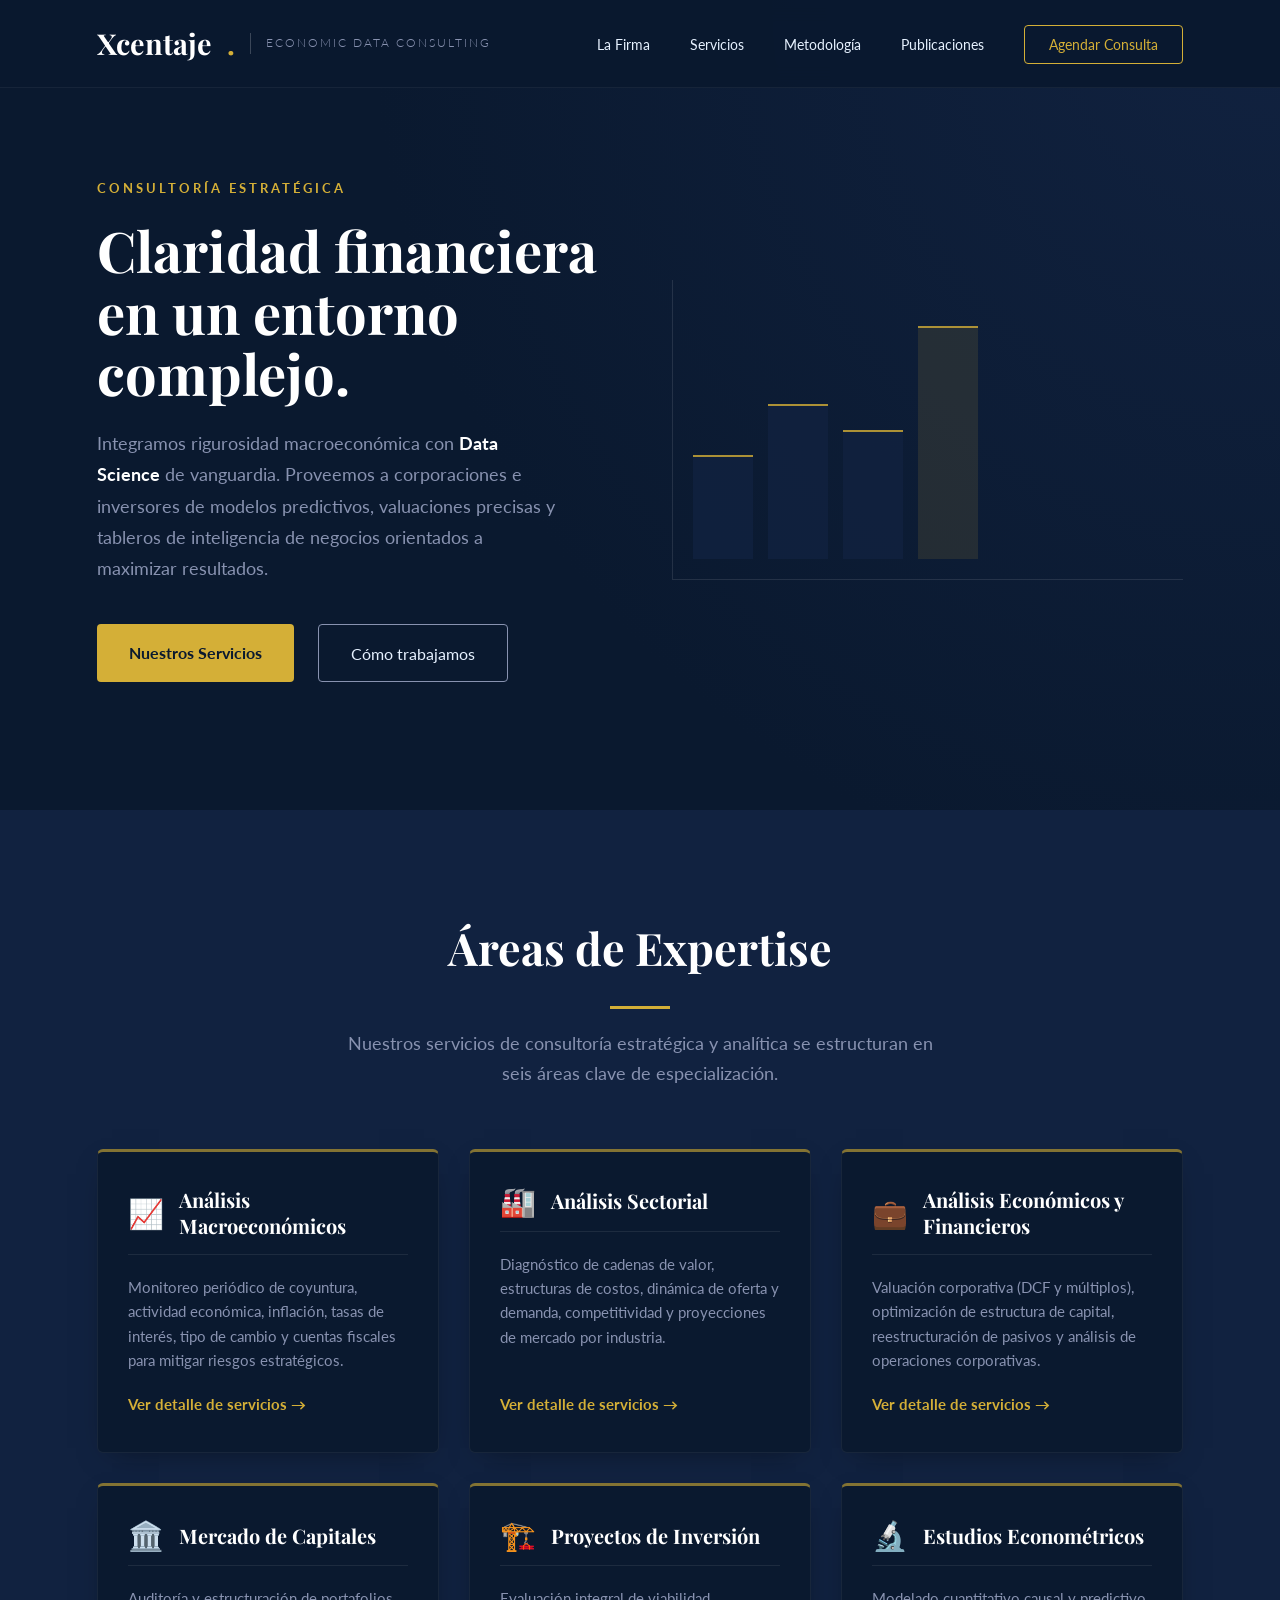
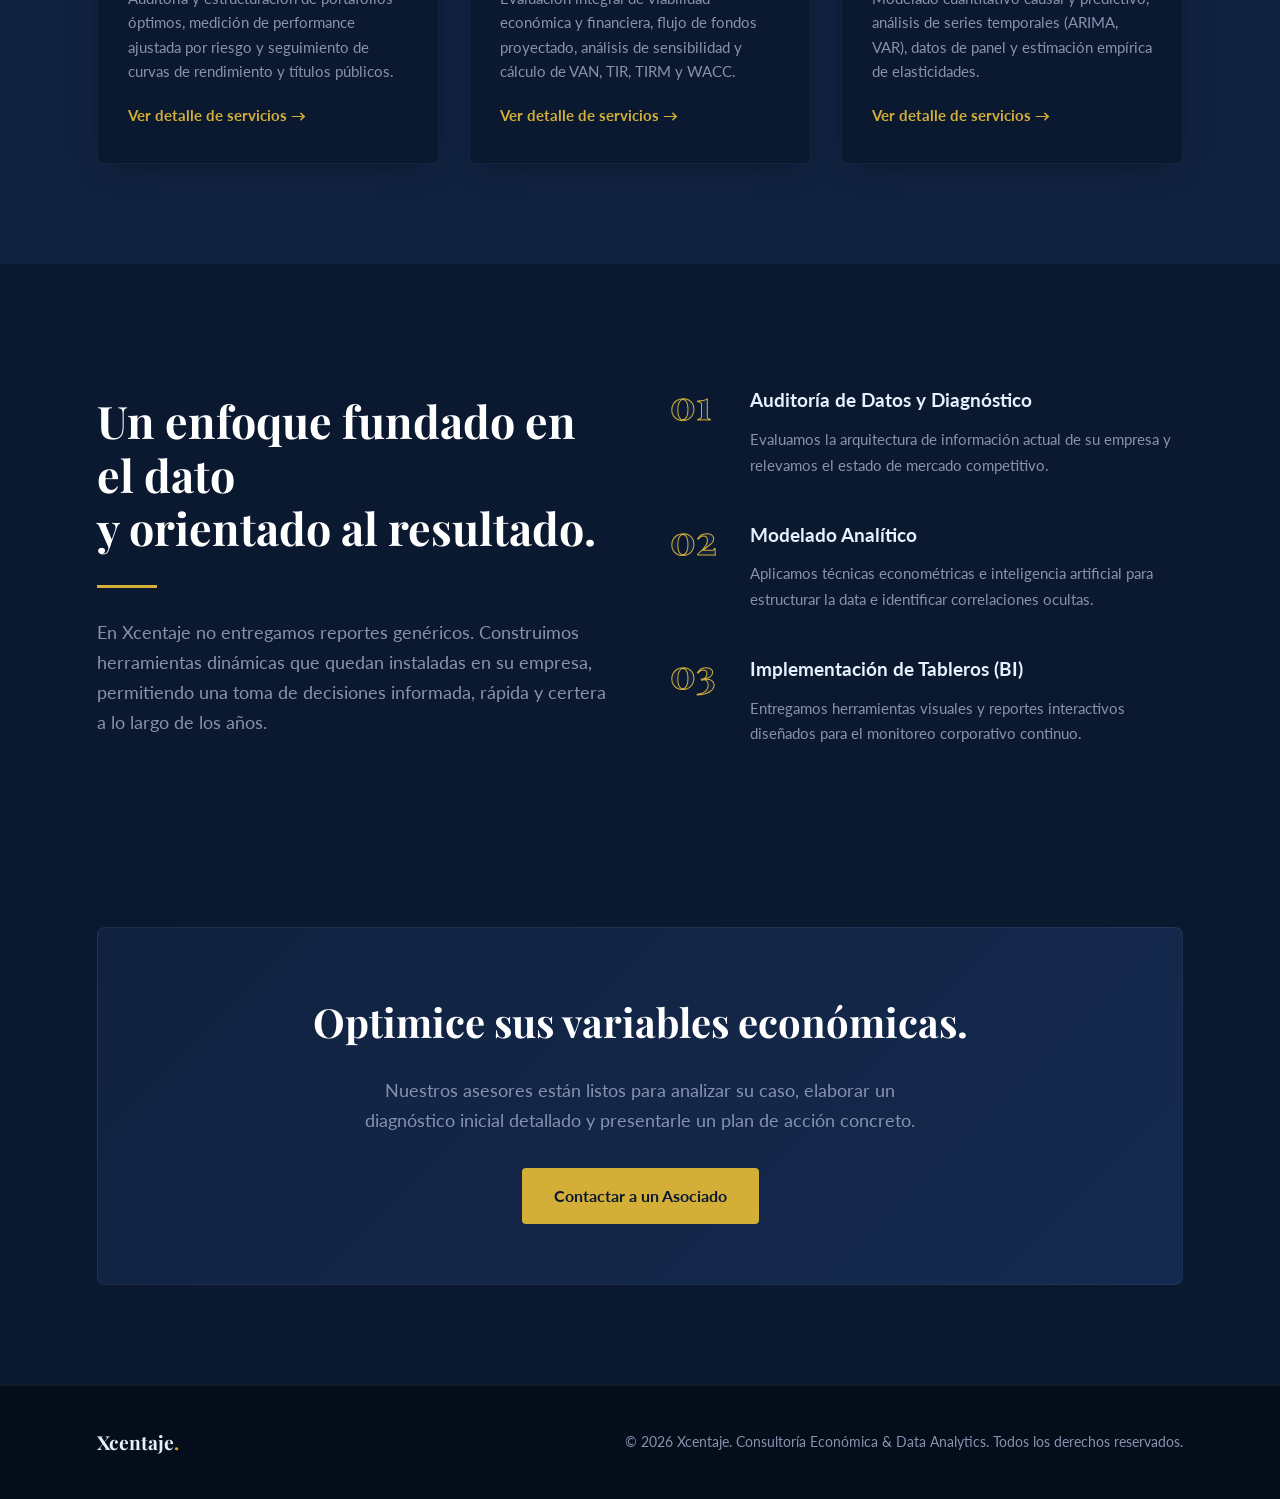
<file: index.html>
<!DOCTYPE html>
<html lang="es">

<head>
    <!-- Google tag (gtag.js) -->
    <script async src="https://www.googletagmanager.com/gtag/js?id=G-17BFE4PS3M"></script>
    <script>
        window.dataLayer = window.dataLayer || [];
        function gtag(){dataLayer.push(arguments);}
        gtag('js', new Date());

        gtag('config', 'G-17BFE4PS3M');
    </script>

    <meta charset="UTF-8">
    <meta name="viewport" content="width=device-width, initial-scale=1.0">
    <title>Xcentaje | Consultoría Económica & Data Analytics</title>
    <!-- Fuentes corporativas modernas: Playfair Display para títulos (otorga autoridad) y Lato para lectura -->
    <link
        href="https://fonts.googleapis.com/css2?family=Lato:wght@300;400;700&family=Playfair+Display:wght@500;700&display=swap"
        rel="stylesheet">
    <link rel="stylesheet" href="style.css">
</head>

<body>
    <!-- Menú de Navegación -->
    <nav class="navbar">
        <div class="container nav-container">
            <div class="logo">
                Xcentaje<span class="dot">.</span>
                <span class="logo-sub">Economic Data Consulting</span>
            </div>
            <ul class="nav-menu">
                <li><a href="#firma">La Firma</a></li>
                <li><a href="servicios.html">Servicios</a></li>
                <li><a href="#metodologia">Metodología</a></li>
                <li><a href="publicaciones.html">Publicaciones</a></li>
                <li><a href="contacto.html" class="btn-gold">Agendar Consulta</a></li>
            </ul>
        </div>
    </nav>

    <!-- Hero Section -->
    <section class="hero" id="firma">
        <div class="container hero-grid">
            <div class="hero-text">
                <div class="tagline">CONSULTORÍA ESTRATÉGICA</div>
                <h1>Claridad financiera en un entorno complejo.</h1>
                <p>Integramos rigurosidad macroeconómica con <strong>Data Science</strong> de vanguardia. Proveemos a
                    corporaciones e inversores de modelos predictivos, valuaciones precisas y tableros de inteligencia
                    de negocios orientados a maximizar resultados.</p>
                <div class="hero-buttons">
                    <a href="servicios.html" class="btn-gold-solid">Nuestros Servicios</a>
                    <a href="#metodologia" class="btn-outline-white">Cómo trabajamos</a>
                </div>
            </div>
            <!-- Elemento decorativo gráfico (representa un gráfico económico) -->
            <div class="hero-graphic">
                <div class="bar bar-1"></div>
                <div class="bar bar-2"></div>
                <div class="bar bar-3"></div>
                <div class="bar bar-4"></div>
                <div class="trend-line"></div>
            </div>
        </div>
    </section>

    <!-- Áreas de Expertise -->
    <section class="expertise-section" id="expertise">
        <div class="container">
            <div class="section-title text-center">
                <h2>Áreas de Expertise</h2>
                <div class="divider text-center"></div>
                <p>Nuestros servicios de consultoría estratégica y analítica se estructuran en seis áreas clave de especialización.</p>
            </div>

            <div class="expertise-grid">
                <!-- Tarjeta 1: ANÁLISIS MACROECONÓMICOS -->
                <div class="card-expertise">
                    <div class="expertise-header">
                        <div class="icon">📈</div>
                        <h3>Análisis Macroeconómicos</h3>
                    </div>
                    <p>Monitoreo periódico de coyuntura, actividad económica, inflación, tasas de interés, tipo de cambio y cuentas fiscales para mitigar riesgos estratégicos.</p>
                    <a href="servicios.html#macro" class="btn-card-link">Ver detalle de servicios &rarr;</a>
                </div>

                <!-- Tarjeta 2: ANÁLISIS SECTORIAL -->
                <div class="card-expertise">
                    <div class="expertise-header">
                        <div class="icon">🏭</div>
                        <h3>Análisis Sectorial</h3>
                    </div>
                    <p>Diagnóstico de cadenas de valor, estructuras de costos, dinámica de oferta y demanda, competitividad y proyecciones de mercado por industria.</p>
                    <a href="servicios.html#sectorial" class="btn-card-link">Ver detalle de servicios &rarr;</a>
                </div>

                <!-- Tarjeta 3: ANÁLISIS ECONÓMICOS Y FINANCIEROS -->
                <div class="card-expertise">
                    <div class="expertise-header">
                        <div class="icon">💼</div>
                        <h3>Análisis Económicos y Financieros</h3>
                    </div>
                    <p>Valuación corporativa (DCF y múltiplos), optimización de estructura de capital, reestructuración de pasivos y análisis de operaciones corporativas.</p>
                    <a href="servicios.html#financiero" class="btn-card-link">Ver detalle de servicios &rarr;</a>
                </div>

                <!-- Tarjeta 4: MERCADO DE CAPITALES -->
                <div class="card-expertise">
                    <div class="expertise-header">
                        <div class="icon">🏛️</div>
                        <h3>Mercado de Capitales</h3>
                    </div>
                    <p>Auditoría y estructuración de portafolios óptimos, medición de performance ajustada por riesgo y seguimiento de curvas de rendimiento y títulos públicos.</p>
                    <a href="servicios.html#capitales" class="btn-card-link">Ver detalle de servicios &rarr;</a>
                </div>

                <!-- Tarjeta 5: PROYECTOS DE INVERSIÓN -->
                <div class="card-expertise">
                    <div class="expertise-header">
                        <div class="icon">🏗️</div>
                        <h3>Proyectos de Inversión</h3>
                    </div>
                    <p>Evaluación integral de viabilidad económica y financiera, flujo de fondos proyectado, análisis de sensibilidad y cálculo de VAN, TIR, TIRM y WACC.</p>
                    <a href="servicios.html#proyectos" class="btn-card-link">Ver detalle de servicios &rarr;</a>
                </div>

                <!-- Tarjeta 6: ESTUDIOS ECONOMÉTRICOS -->
                <div class="card-expertise">
                    <div class="expertise-header">
                        <div class="icon">🔬</div>
                        <h3>Estudios Econométricos</h3>
                    </div>
                    <p>Modelado cuantitativo causal y predictivo, análisis de series temporales (ARIMA, VAR), datos de panel y estimación empírica de elasticidades.</p>
                    <a href="servicios.html#econometria" class="btn-card-link">Ver detalle de servicios &rarr;</a>
                </div>
            </div>
        </div>
    </section>

    <!-- Metodología (Proceso) -->
    <section class="process-section" id="metodologia">
        <div class="container">
            <div class="process-grid">
                <div class="process-info">
                    <h2>Un enfoque fundado en el dato <br>y orientado al resultado.</h2>
                    <div class="divider"></div>
                    <p>En Xcentaje no entregamos reportes genéricos. Construimos herramientas dinámicas que quedan
                        instaladas en su empresa, permitiendo una toma de decisiones informada, rápida y certera a lo
                        largo de los años.</p>
                </div>
                <div class="process-steps">
                    <div class="step">
                        <div class="step-num">01</div>
                        <div class="step-text">
                            <h4>Auditoría de Datos y Diagnóstico</h4>
                            <p>Evaluamos la arquitectura de información actual de su empresa y relevamos el estado de
                                mercado competitivo.</p>
                        </div>
                    </div>
                    <div class="step">
                        <div class="step-num">02</div>
                        <div class="step-text">
                            <h4>Modelado Analítico</h4>
                            <p>Aplicamos técnicas econométricas e inteligencia artificial para estructurar la data e
                                identificar correlaciones ocultas.</p>
                        </div>
                    </div>
                    <div class="step">
                        <div class="step-num">03</div>
                        <div class="step-text">
                            <h4>Implementación de Tableros (BI)</h4>
                            <p>Entregamos herramientas visuales y reportes interactivos diseñados para el monitoreo
                                corporativo continuo.</p>
                        </div>
                    </div>
                </div>
            </div>
        </div>
    </section>

    <!-- Call to action -->
    <section class="cta-section" id="contacto">
        <div class="container text-center">
            <div class="cta-box">
                <h2>Optimice sus variables económicas.</h2>
                <p>Nuestros asesores están listos para analizar su caso, elaborar un diagnóstico inicial detallado y
                    presentarle un plan de acción concreto.</p>
                <div class="cta-buttons" style="margin-top: 2rem;">
                    <a href="contacto.html" class="btn-gold-solid">Contactar a un Asociado</a>
                </div>
            </div>
        </div>
    </section>

    <!-- Footer -->
    <footer>
        <div class="container footer-content">
            <div class="footer-logo">
                Xcentaje<span class="dot">.</span>
            </div>
            <div class="footer-copy">
                &copy; 2026 Xcentaje. Consultoría Económica & Data Analytics. Todos los derechos reservados.
            </div>
        </div>
    </footer>
</body>

</html>
</file>
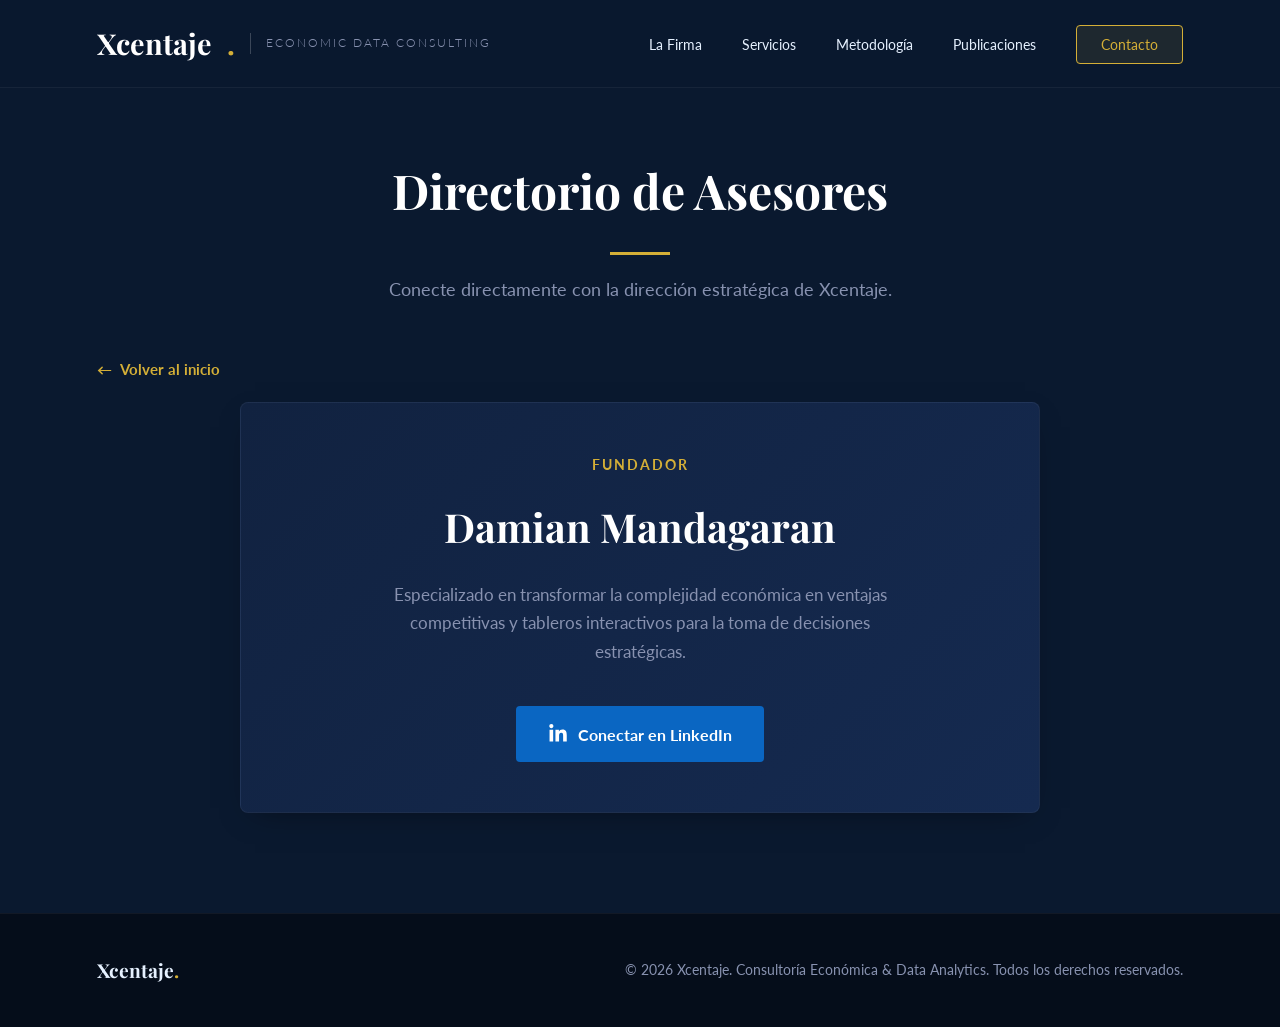
<file: contacto.html>
<!DOCTYPE html>
<html lang="es">

<head>
    <!-- Google tag (gtag.js) -->
    <script async src="https://www.googletagmanager.com/gtag/js?id=G-17BFE4PS3M"></script>
    <script>
        window.dataLayer = window.dataLayer || [];
        function gtag(){dataLayer.push(arguments);}
        gtag('js', new Date());

        gtag('config', 'G-17BFE4PS3M');
    </script>

    <meta charset="UTF-8">
    <meta name="viewport" content="width=device-width, initial-scale=1.0">
    <title>Xcentaje | Contacto y Equipo</title>
    <link
        href="https://fonts.googleapis.com/css2?family=Lato:wght@300;400;700&family=Playfair+Display:wght@500;700&display=swap"
        rel="stylesheet">
    <link rel="stylesheet" href="style.css">
    <style>
        /* Estilos específicos para la página de equipo/contacto */
        .team-header {
            padding-top: 150px;
            padding-bottom: 50px;
            text-align: center;
        }

        .team-header h1 {
            font-family: var(--font-heading);
            font-size: 3rem;
            color: var(--white);
            margin-bottom: 15px;
        }

        .team-header p {
            color: var(--text-muted);
            font-size: 1.1rem;
            max-width: 600px;
            margin: 0 auto;
        }

        .contact-container {
            display: grid;
            grid-template-columns: 1fr;
            gap: 50px;
            padding-bottom: 100px;
            max-width: 800px;
            margin: 0 auto;
        }

        .profile-card {
            background: linear-gradient(135deg, var(--secondary-dark), #152A50);
            border: 1px solid rgba(255, 255, 255, 0.05);
            border-radius: 8px;
            padding: 50px;
            text-align: center;
            box-shadow: 0 10px 30px -15px rgba(0, 0, 0, 0.5);
            animation: fadeIn 1s ease forwards;
        }

        @keyframes fadeIn {
            from {
                opacity: 0;
                transform: translateY(20px);
            }

            to {
                opacity: 1;
                transform: translateY(0);
            }
        }

        .profile-role {
            color: var(--gold);
            font-size: 0.9rem;
            font-weight: 700;
            letter-spacing: 2px;
            text-transform: uppercase;
            margin-bottom: 15px;
            display: block;
        }

        .profile-name {
            font-family: var(--font-heading);
            font-size: 2.5rem;
            color: var(--white);
            margin-bottom: 20px;
        }

        .profile-desc {
            color: var(--text-muted);
            font-size: 1.05rem;
            margin-bottom: 40px;
            max-width: 500px;
            margin-left: auto;
            margin-right: auto;
        }

        .linkedin-btn {
            display: inline-flex;
            align-items: center;
            gap: 10px;
            background-color: #0A66C2;
            /* Color oficial de LinkedIn */
            color: white !important;
            text-decoration: none;
            padding: 0.9rem 2rem;
            border-radius: 4px;
            font-weight: 700;
            transition: 0.3s;
        }

        .linkedin-btn:hover {
            background-color: #004182;
            transform: translateY(-2px);
            box-shadow: 0 5px 15px rgba(10, 102, 194, 0.4);
        }

        /* Ícono SVG de LinkedIn */
        .linkedin-icon {
            width: 20px;
            height: 20px;
            fill: white;
        }

        .back-link {
            color: var(--gold);
            text-decoration: none;
            font-weight: 700;
            font-size: 0.95rem;
            display: inline-flex;
            align-items: center;
            gap: 8px;
            transition: 0.3s;
            margin-bottom: 20px;
        }

        .back-link:hover {
            color: var(--gold-hover);
            transform: translateX(-5px);
        }
    </style>
</head>

<body>
    <!-- Menú de Navegación -->
    <nav class="navbar">
        <div class="container nav-container">
            <div class="logo">
                <a href="index.html"
                    style="text-decoration: none; color: inherit; display: flex; align-items: center; gap: 15px;">
                    Xcentaje<span class="dot">.</span>
                    <span class="logo-sub">Economic Data Consulting</span>
                </a>
            </div>
            <ul class="nav-menu">
                <li><a href="index.html#firma">La Firma</a></li>
                <li><a href="servicios.html">Servicios</a></li>
                <li><a href="index.html#metodologia">Metodología</a></li>
                <li><a href="publicaciones.html">Publicaciones</a></li>
                <li><a href="contacto.html" class="btn-gold" style="background-color: rgba(212, 175, 55, 0.1);">Contacto</a></li>
            </ul>
        </div>
    </nav>

    <!-- Header Contacto -->
    <header class="team-header">
        <div class="container">
            <h1>Directorio de Asesores</h1>
            <div class="divider text-center"></div>
            <p>Conecte directamente con la dirección estratégica de Xcentaje.</p>
        </div>
    </header>

    <!-- Tarjeta de Perfil -->
    <main class="container">
        <a href="index.html" class="back-link">
            <span>←</span> Volver al inicio
        </a>

        <div class="contact-container">
            <div class="profile-card">
                <span class="profile-role">Fundador</span>
                <h2 class="profile-name">Damian Mandagaran</h2>
                <p class="profile-desc">Especializado en transformar la complejidad económica en ventajas competitivas y
                    tableros interactivos para la toma de decisiones estratégicas.</p>

                <a href="https://www.linkedin.com/in/damian522/" target="_blank" rel="noopener noreferrer"
                    class="linkedin-btn">
                    <svg class="linkedin-icon" xmlns="http://www.w3.org/2000/svg" viewBox="0 0 448 512">
                        <!-- Font Awesome Free 5.15.4 by @fontawesome - https://fontawesome.com License - https://fontawesome.com/license/free (Icons: CC BY 4.0, Fonts: SIL OFL 1.1, Code: MIT License) -->
                        <path
                            d="M100.28 448H7.4V148.9h92.88zM53.79 108.1C24.09 108.1 0 83.5 0 53.8a53.79 53.79 0 0 1 107.58 0c0 29.7-24.1 54.3-53.79 54.3zM447.9 448h-92.68V302.4c0-34.7-.7-79.2-48.29-79.2-48.29 0-55.69 37.7-55.69 76.7V448h-92.78V148.9h89.08v40.8h1.3c12.4-23.5 42.69-48.3 87.88-48.3 94 0 111.28 61.9 111.28 142.3V448z" />
                    </svg>
                    Conectar en LinkedIn
                </a>
            </div>
        </div>
    </main>

    <!-- Footer -->
    <footer>
        <div class="container footer-content">
            <div class="footer-logo">
                Xcentaje<span class="dot">.</span>
            </div>
            <div class="footer-copy">
                &copy; 2026 Xcentaje. Consultoría Económica & Data Analytics. Todos los derechos reservados.
            </div>
        </div>
    </footer>
</body>

</html>
</file>
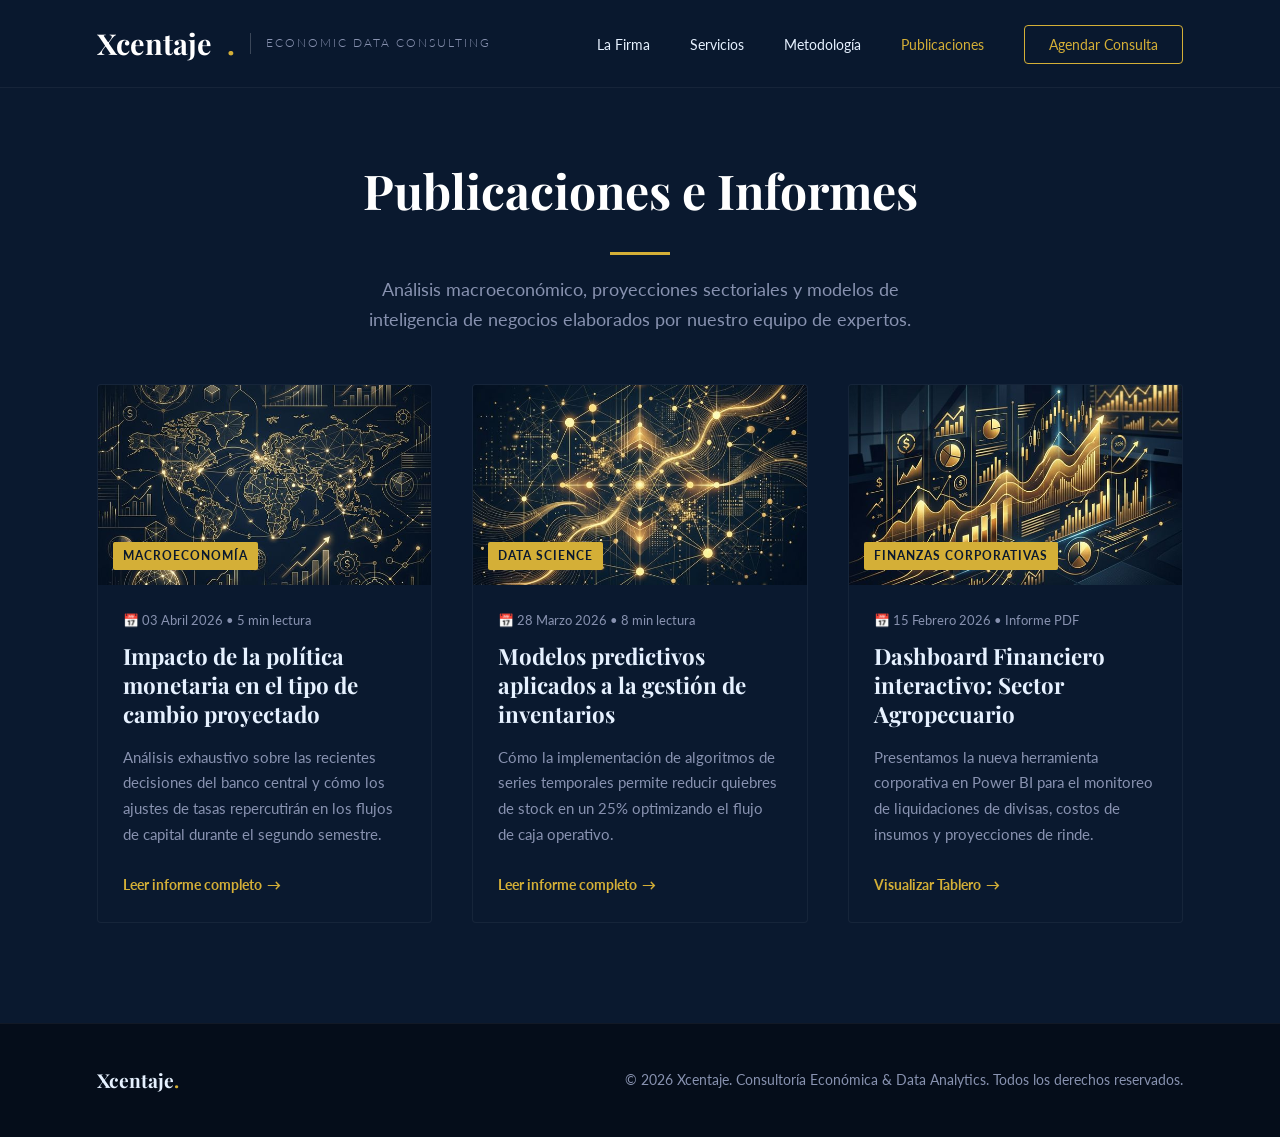
<file: publicaciones.html>
<!DOCTYPE html>
<html lang="es">

<head>
    <!-- Google tag (gtag.js) -->
    <script async src="https://www.googletagmanager.com/gtag/js?id=G-17BFE4PS3M"></script>
    <script>
        window.dataLayer = window.dataLayer || [];
        function gtag(){dataLayer.push(arguments);}
        gtag('js', new Date());

        gtag('config', 'G-17BFE4PS3M');
    </script>

    <meta charset="UTF-8">
    <meta name="viewport" content="width=device-width, initial-scale=1.0">
    <title>Xcentaje | Publicaciones</title>
    <link
        href="https://fonts.googleapis.com/css2?family=Lato:wght@300;400;700&family=Playfair+Display:wght@500;700&display=swap"
        rel="stylesheet">
    <link rel="stylesheet" href="style.css">
    <style>
        /* Estilos específicos para la sección de publicaciones */
        .publications-header {
            padding-top: 150px;
            padding-bottom: 50px;
            text-align: center;
        }

        .publications-header h1 {
            font-family: var(--font-heading);
            font-size: 3rem;
            color: var(--white);
            margin-bottom: 15px;
        }

        .publications-header p {
            color: var(--text-muted);
            font-size: 1.1rem;
            max-width: 600px;
            margin: 0 auto;
        }

        .articles-grid {
            display: grid;
            grid-template-columns: repeat(auto-fit, minmax(300px, 1fr));
            gap: 40px;
            padding-bottom: 100px;
        }

        .article-card {
            background-color: var(--primary-dark);
            border: 1px solid rgba(255, 255, 255, 0.05);
            border-radius: 4px;
            overflow: hidden;
            transition: 0.3s;
            display: flex;
            flex-direction: column;
        }

        .article-card:hover {
            transform: translateY(-5px);
            box-shadow: 0 10px 30px -15px rgba(0, 0, 0, 0.5);
            border-color: rgba(212, 175, 55, 0.3);
        }

        .article-image {
            height: 200px;
            background-color: var(--secondary-dark);
            position: relative;
        }

        /* Abstract placeholders for economic topics */
        .img-macro {
            background: linear-gradient(135deg, #112240, #1a365d);
        }

        .img-data {
            background: radial-gradient(circle at center, #1b2838, #0a192f);
        }

        .img-finance {
            background: linear-gradient(to right, #0d213f, #112240);
        }

        .article-badge {
            position: absolute;
            bottom: 15px;
            left: 15px;
            background-color: var(--gold);
            color: var(--primary-dark);
            font-size: 0.75rem;
            font-weight: 700;
            padding: 4px 10px;
            border-radius: 2px;
            text-transform: uppercase;
            letter-spacing: 1px;
        }

        .article-content {
            padding: 25px;
            flex-grow: 1;
            display: flex;
            flex-direction: column;
        }

        .article-date {
            font-size: 0.8rem;
            color: var(--text-muted);
            margin-bottom: 10px;
            display: flex;
            align-items: center;
            gap: 8px;
        }

        .article-title {
            font-family: var(--font-heading);
            font-size: 1.4rem;
            color: var(--text-main);
            margin-bottom: 15px;
            line-height: 1.3;
        }

        .article-excerpt {
            color: var(--text-muted);
            font-size: 0.95rem;
            margin-bottom: 25px;
            flex-grow: 1;
        }

        .article-link {
            color: var(--gold);
            text-decoration: none;
            font-weight: 700;
            font-size: 0.9rem;
            display: inline-flex;
            align-items: center;
            gap: 5px;
            transition: 0.3s;
        }

        .article-link:hover {
            color: var(--gold-hover);
            gap: 8px;
        }
    </style>
</head>

<body>
    <!-- Menú de Navegación -->
    <nav class="navbar">
        <div class="container nav-container">
            <div class="logo">
                <a href="index.html"
                    style="text-decoration: none; color: inherit; display: flex; align-items: center; gap: 15px;">
                    Xcentaje<span class="dot">.</span>
                    <span class="logo-sub">Economic Data Consulting</span>
                </a>
            </div>
            <ul class="nav-menu">
                <li><a href="index.html#firma">La Firma</a></li>
                <li><a href="servicios.html">Servicios</a></li>
                <li><a href="index.html#metodologia">Metodología</a></li>
                <li><a href="publicaciones.html" style="color: var(--gold);">Publicaciones</a></li>
                <li><a href="contacto.html" class="btn-gold">Agendar Consulta</a></li>
            </ul>
        </div>
    </nav>

    <!-- Header Publicaciones -->
    <header class="publications-header">
        <div class="container">
            <h1>Publicaciones e Informes</h1>
            <div class="divider text-center"></div>
            <p>Análisis macroeconómico, proyecciones sectoriales y modelos de inteligencia de negocios elaborados por
                nuestro equipo de expertos.</p>
        </div>
    </header>

    <!-- Grid de Artículos -->
    <main class="container">
        <div class="articles-grid">
            <!-- Artículo 1 -->
            <article class="article-card">
                <div class="article-image img-macro"
                    style="background-image: url('assets/macro.png'); background-size: cover; background-position: center;">
                    <span class="article-badge">Macroeconomía</span>
                </div>
                <div class="article-content">
                    <div class="article-date">📅 03 Abril 2026 • 5 min lectura</div>
                    <h2 class="article-title">Impacto de la política monetaria en el tipo de cambio proyectado</h2>
                    <p class="article-excerpt">Análisis exhaustivo sobre las recientes decisiones del banco central y
                        cómo los ajustes de tasas repercutirán en los flujos de capital durante el segundo semestre.</p>
                    <a href="#" class="article-link">Leer informe completo <span aria-hidden="true">→</span></a>
                </div>
            </article>

            <!-- Artículo 2 -->
            <article class="article-card">
                <div class="article-image img-data"
                    style="background-image: url('assets/data.png'); background-size: cover; background-position: center;">
                    <span class="article-badge">Data Science</span>
                </div>
                <div class="article-content">
                    <div class="article-date">📅 28 Marzo 2026 • 8 min lectura</div>
                    <h2 class="article-title">Modelos predictivos aplicados a la gestión de inventarios</h2>
                    <p class="article-excerpt">Cómo la implementación de algoritmos de series temporales permite reducir
                        quiebres de stock en un 25% optimizando el flujo de caja operativo.</p>
                    <a href="#" class="article-link">Leer informe completo <span aria-hidden="true">→</span></a>
                </div>
            </article>

            <!-- Artículo 3 -->
            <article class="article-card">
                <div class="article-image img-finance"
                    style="background-image: url('assets/finance.png'); background-size: cover; background-position: center;">
                    <span class="article-badge">Finanzas Corporativas</span>
                </div>
                <div class="article-content">
                    <div class="article-date">📅 15 Febrero 2026 • Informe PDF</div>
                    <h2 class="article-title">Dashboard Financiero interactivo: Sector Agropecuario</h2>
                    <p class="article-excerpt">Presentamos la nueva herramienta corporativa en Power BI para el
                        monitoreo de liquidaciones de divisas, costos de insumos y proyecciones de rinde.</p>
                    <a href="#" class="article-link">Visualizar Tablero <span aria-hidden="true">→</span></a>
                </div>
            </article>
        </div>
    </main>

    <!-- Footer -->
    <footer>
        <div class="container footer-content">
            <div class="footer-logo">
                Xcentaje<span class="dot">.</span>
            </div>
            <div class="footer-copy">
                &copy; 2026 Xcentaje. Consultoría Económica & Data Analytics. Todos los derechos reservados.
            </div>
        </div>
    </footer>
</body>

</html>
</file>
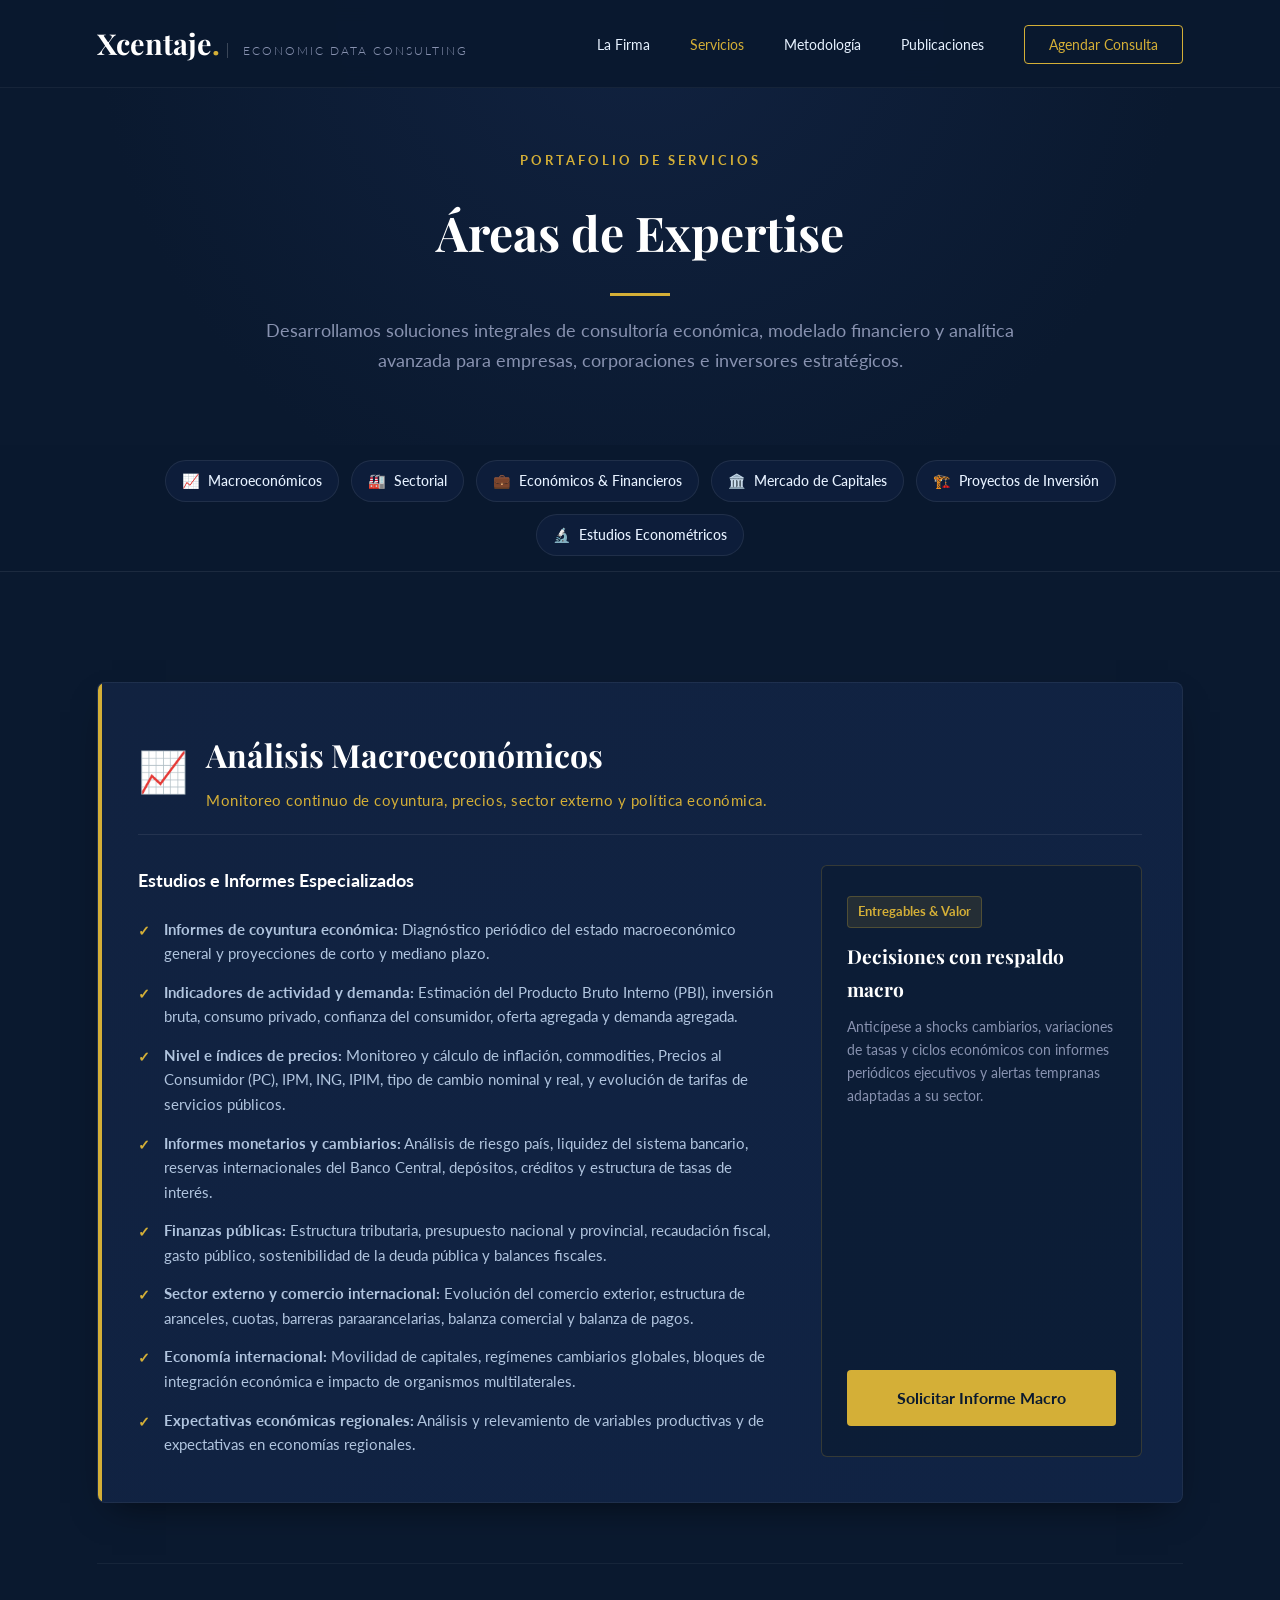
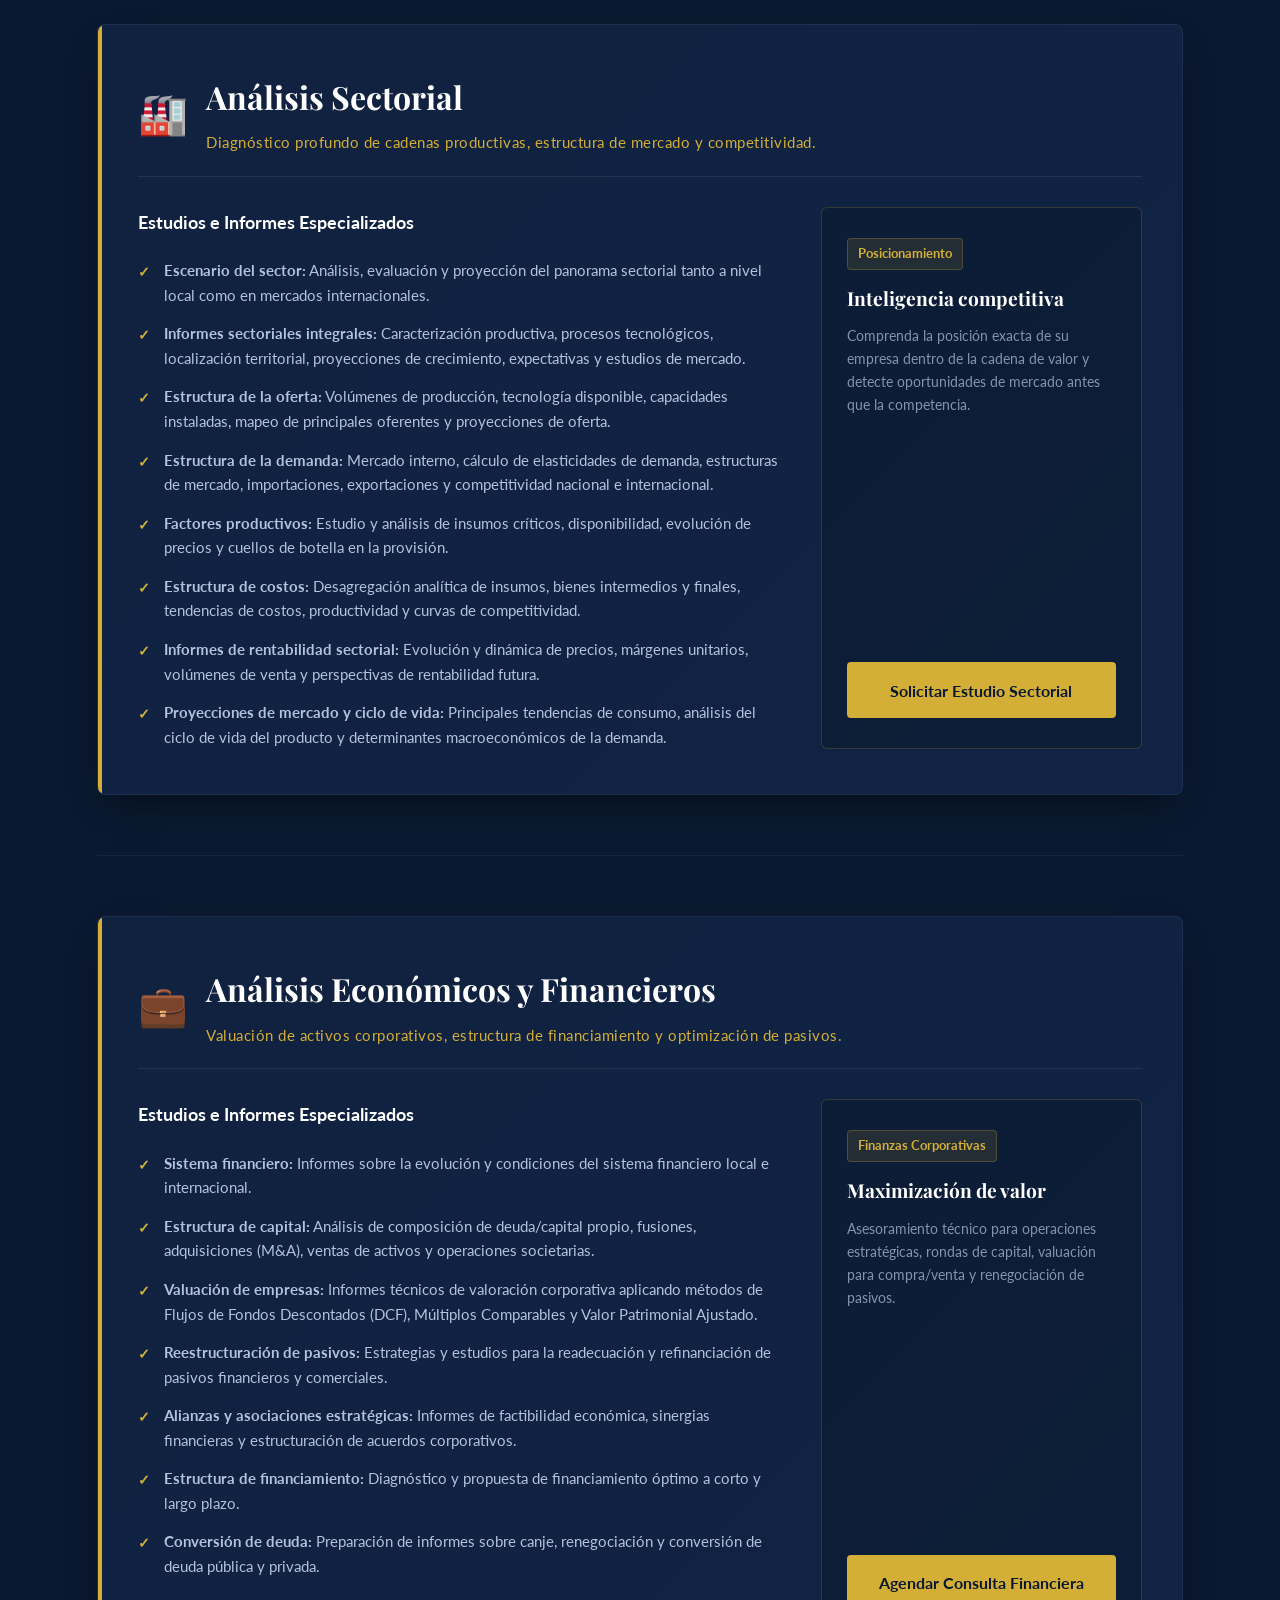
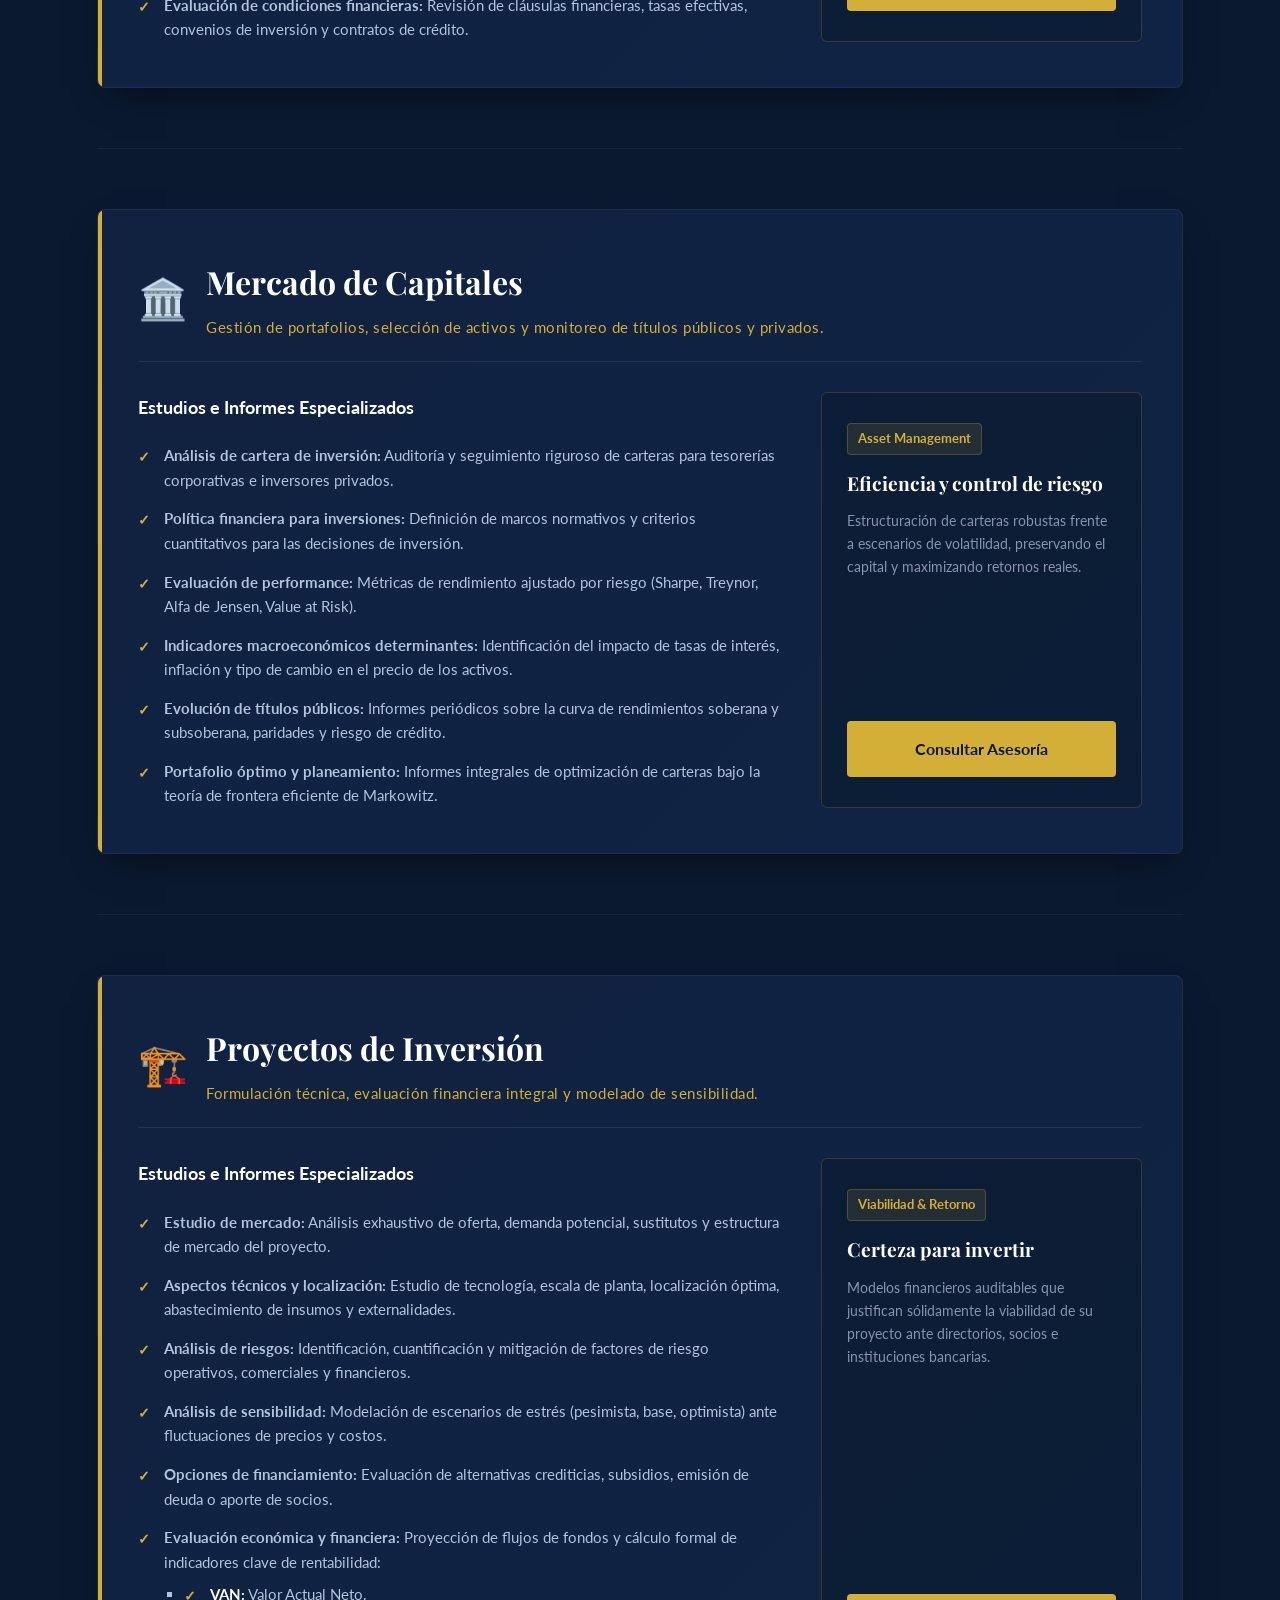
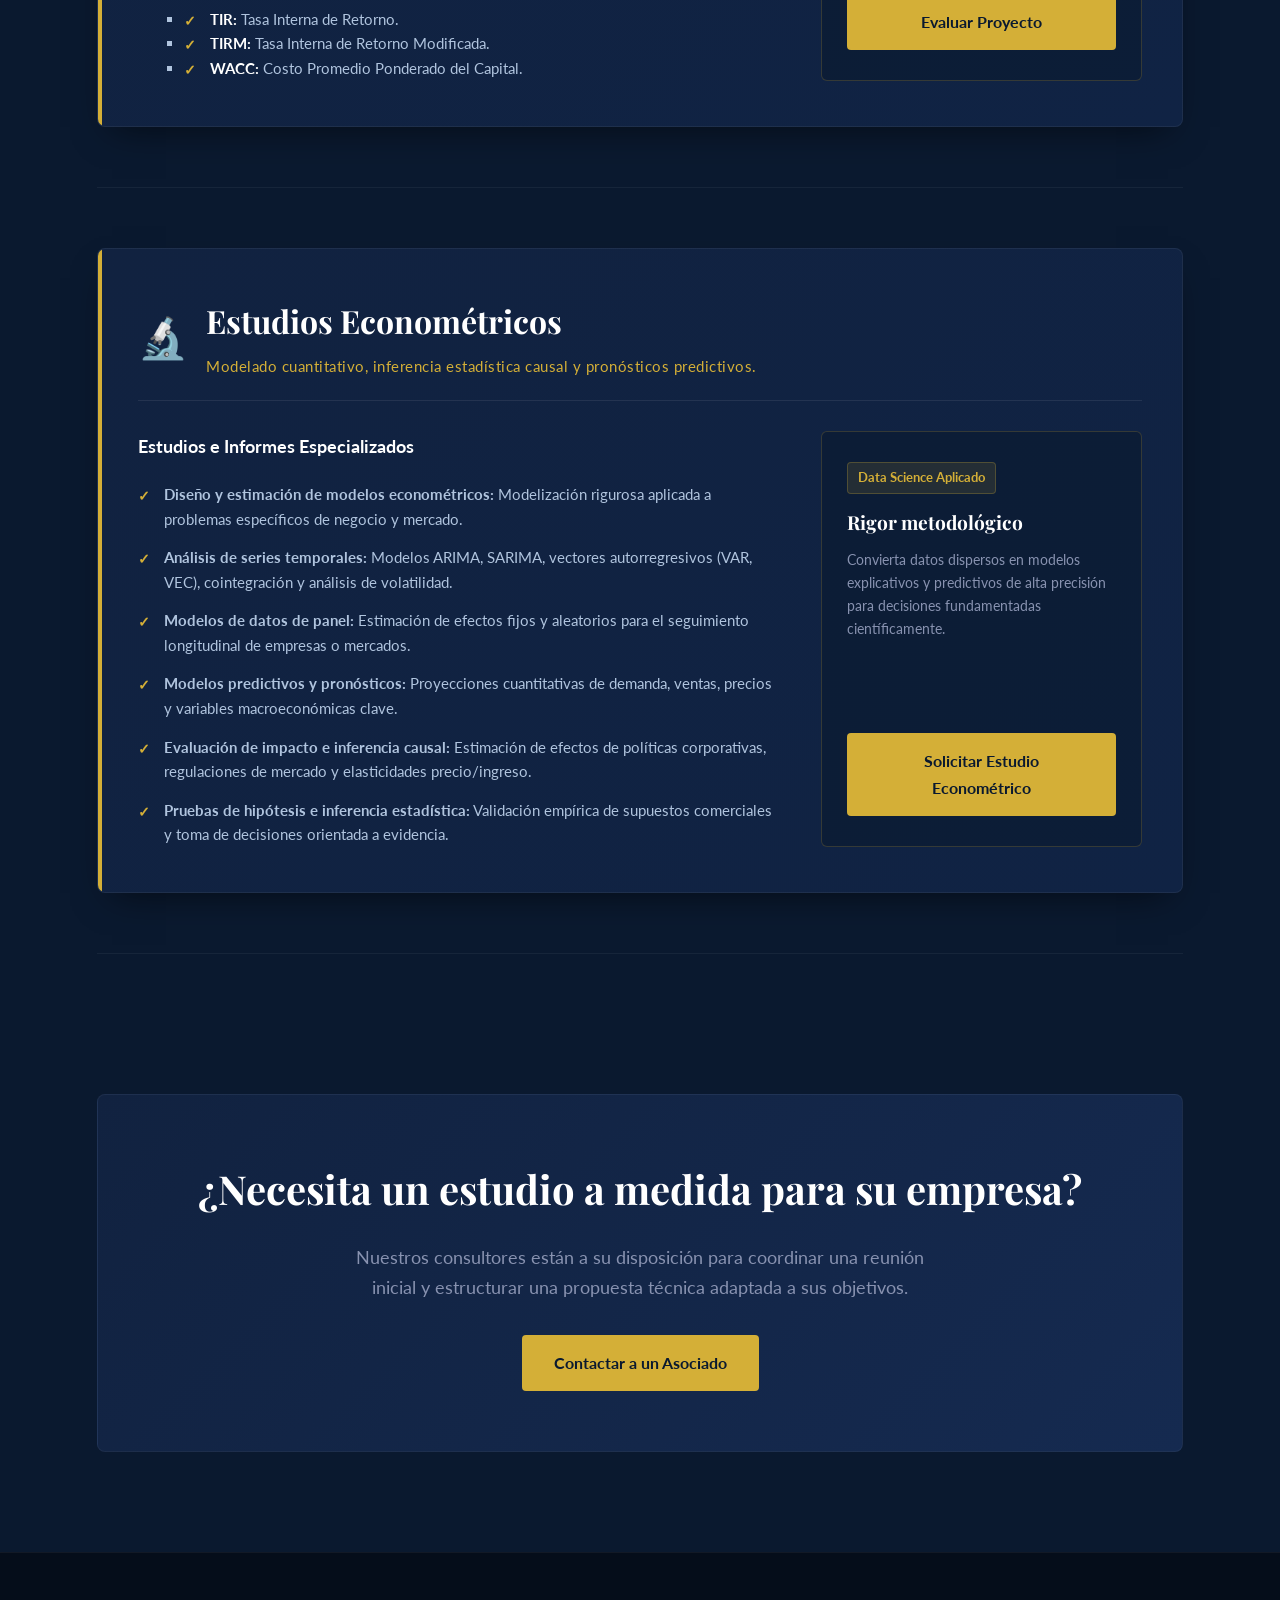
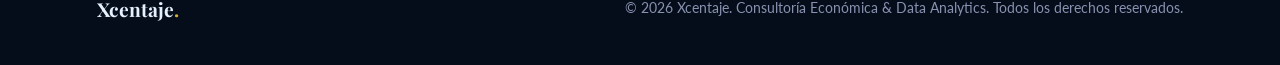
<file: servicios.html>
<!DOCTYPE html>
<html lang="es">

<head>
    <!-- Google tag (gtag.js) -->
    <script async src="https://www.googletagmanager.com/gtag/js?id=G-17BFE4PS3M"></script>
    <script>
        window.dataLayer = window.dataLayer || [];
        function gtag(){dataLayer.push(arguments);}
        gtag('js', new Date());

        gtag('config', 'G-17BFE4PS3M');
    </script>

    <meta charset="UTF-8">
    <meta name="viewport" content="width=device-width, initial-scale=1.0">
    <title>Xcentaje | Servicios & Áreas de Expertise</title>
    <!-- Fuentes corporativas -->
    <link
        href="https://fonts.googleapis.com/css2?family=Lato:wght@300;400;700&family=Playfair+Display:wght@500;700&display=swap"
        rel="stylesheet">
    <link rel="stylesheet" href="style.css">
    <style>
        /* Estilos específicos para la página de Servicios */
        .services-hero {
            padding-top: 150px;
            padding-bottom: 40px;
            text-align: center;
            background: radial-gradient(circle at top center, rgba(17, 34, 64, 1) 0%, rgba(10, 25, 47, 1) 70%);
        }

        .services-hero h1 {
            font-family: var(--font-heading);
            font-size: 3rem;
            color: var(--white);
            margin-bottom: 15px;
        }

        .services-hero p {
            color: var(--text-muted);
            font-size: 1.15rem;
            max-width: 750px;
            margin: 0 auto 30px auto;
            line-height: 1.6;
        }

        /* Barra de navegación rápida por servicios (Pills) */
        .services-nav-bar {
            position: sticky;
            top: 70px;
            z-index: 90;
            background: rgba(10, 25, 47, 0.95);
            backdrop-filter: blur(10px);
            border-bottom: 1px solid rgba(255, 255, 255, 0.08);
            padding: 15px 0;
            margin-bottom: 50px;
        }

        .services-nav-list {
            display: flex;
            justify-content: center;
            flex-wrap: wrap;
            gap: 12px;
            list-style: none;
            padding: 0;
            margin: 0;
        }

        .services-nav-link {
            display: inline-flex;
            align-items: center;
            gap: 8px;
            padding: 8px 16px;
            background: rgba(17, 34, 64, 0.7);
            border: 1px solid rgba(255, 255, 255, 0.08);
            border-radius: 30px;
            color: var(--text-main);
            text-decoration: none;
            font-size: 0.88rem;
            font-weight: 500;
            transition: all 0.3s ease;
        }

        .services-nav-link:hover {
            border-color: var(--gold);
            color: var(--gold);
            background: rgba(212, 175, 55, 0.1);
            transform: translateY(-2px);
        }

        /* Secciones de detalle de servicios */
        .service-detail-section {
            padding: 60px 0;
            border-bottom: 1px solid rgba(255, 255, 255, 0.05);
            scroll-margin-top: 130px;
        }

        .service-detail-card {
            background: linear-gradient(135deg, var(--secondary-dark), #102344);
            border: 1px solid rgba(255, 255, 255, 0.06);
            border-radius: 8px;
            padding: 45px 40px;
            box-shadow: 0 15px 35px -15px rgba(0, 0, 0, 0.6);
            position: relative;
            overflow: hidden;
        }

        .service-detail-card::before {
            content: '';
            position: absolute;
            top: 0;
            left: 0;
            width: 4px;
            height: 100%;
            background: var(--gold);
        }

        .service-card-top {
            display: flex;
            align-items: flex-start;
            justify-content: space-between;
            gap: 20px;
            margin-bottom: 30px;
            padding-bottom: 20px;
            border-bottom: 1px solid rgba(255, 255, 255, 0.08);
        }

        .service-title-wrap {
            display: flex;
            align-items: center;
            gap: 18px;
        }

        .service-title-wrap .icon {
            font-size: 2.5rem;
            line-height: 1;
        }

        .service-title-wrap h2 {
            font-family: var(--font-heading);
            font-size: 2rem;
            color: var(--white);
            margin: 0 0 6px 0;
        }

        .service-title-wrap .subtitle {
            color: var(--gold);
            font-size: 0.95rem;
            margin: 0;
            font-weight: 400;
            letter-spacing: 0.5px;
        }

        .service-grid-content {
            display: grid;
            grid-template-columns: 2fr 1fr;
            gap: 40px;
        }

        .service-items-title {
            color: var(--white);
            font-size: 1.15rem;
            font-weight: 700;
            margin-bottom: 20px;
            display: flex;
            align-items: center;
            gap: 10px;
        }

        .service-items-list {
            list-style: none;
            padding: 0;
            margin: 0;
            display: grid;
            grid-template-columns: 1fr;
            gap: 14px;
        }

        .service-items-list li {
            position: relative;
            padding-left: 26px;
            color: #b0c4de;
            font-size: 0.96rem;
            line-height: 1.6;
        }

        .service-items-list li::before {
            content: "✓";
            position: absolute;
            left: 0;
            top: 2px;
            color: var(--gold);
            font-weight: 700;
            font-size: 0.9rem;
        }

        .service-side-box {
            background: rgba(10, 25, 47, 0.6);
            border: 1px solid rgba(212, 175, 55, 0.2);
            border-radius: 6px;
            padding: 30px 25px;
            display: flex;
            flex-direction: column;
            justify-content: space-between;
            gap: 20px;
        }

        .service-side-box h4 {
            color: var(--white);
            font-family: var(--font-heading);
            font-size: 1.2rem;
            margin: 0 0 10px 0;
        }

        .service-side-box p {
            color: var(--text-muted);
            font-size: 0.9rem;
            line-height: 1.6;
            margin: 0;
        }

        .badge-tag {
            display: inline-block;
            background: rgba(212, 175, 55, 0.12);
            color: var(--gold);
            padding: 4px 10px;
            border-radius: 4px;
            font-size: 0.8rem;
            font-weight: 700;
            margin-bottom: 12px;
            border: 1px solid rgba(212, 175, 55, 0.25);
        }

        @media (max-width: 900px) {
            .service-grid-content {
                grid-template-columns: 1fr;
            }
            .service-card-top {
                flex-direction: column;
                align-items: flex-start;
            }
        }
    </style>
</head>

<body>
    <!-- Menú de Navegación -->
    <nav class="navbar">
        <div class="container nav-container">
            <div class="logo">
                <a href="index.html" style="text-decoration: none; color: inherit;">
                    Xcentaje<span class="dot">.</span>
                    <span class="logo-sub">Economic Data Consulting</span>
                </a>
            </div>
            <ul class="nav-menu">
                <li><a href="index.html#firma">La Firma</a></li>
                <li><a href="servicios.html" style="color: var(--gold);">Servicios</a></li>
                <li><a href="index.html#metodologia">Metodología</a></li>
                <li><a href="publicaciones.html">Publicaciones</a></li>
                <li><a href="contacto.html" class="btn-gold">Agendar Consulta</a></li>
            </ul>
        </div>
    </nav>

    <!-- Header Principal -->
    <header class="services-hero">
        <div class="container">
            <div class="tagline">PORTAFOLIO DE SERVICIOS</div>
            <h1>Áreas de Expertise</h1>
            <div class="divider text-center"></div>
            <p>
                Desarrollamos soluciones integrales de consultoría económica, modelado financiero y analítica avanzada para empresas, corporaciones e inversores estratégicos.
            </p>
        </div>
    </header>

    <!-- Barra de Navegación Rápida entre Especialidades -->
    <nav class="services-nav-bar">
        <div class="container">
            <ul class="services-nav-list">
                <li><a href="#macro" class="services-nav-link"><span>📈</span> Macroeconómicos</a></li>
                <li><a href="#sectorial" class="services-nav-link"><span>🏭</span> Sectorial</a></li>
                <li><a href="#financiero" class="services-nav-link"><span>💼</span> Económicos & Financieros</a></li>
                <li><a href="#capitales" class="services-nav-link"><span>🏛️</span> Mercado de Capitales</a></li>
                <li><a href="#proyectos" class="services-nav-link"><span>🏗️</span> Proyectos de Inversión</a></li>
                <li><a href="#econometria" class="services-nav-link"><span>🔬</span> Estudios Econométricos</a></li>
            </ul>
        </div>
    </nav>

    <!-- Contenido de Servicios -->
    <main class="container" style="padding-bottom: 80px;">

        <!-- 1. ANÁLISIS MACROECONÓMICOS -->
        <section class="service-detail-section" id="macro">
            <div class="service-detail-card">
                <div class="service-card-top">
                    <div class="service-title-wrap">
                        <div class="icon">📈</div>
                        <div>
                            <h2>Análisis Macroeconómicos</h2>
                            <p class="subtitle">Monitoreo continuo de coyuntura, precios, sector externo y política económica.</p>
                        </div>
                    </div>
                </div>

                <div class="service-grid-content">
                    <div>
                        <div class="service-items-title">Estudios e Informes Especializados</div>
                        <ul class="service-items-list">
                            <li><strong>Informes de coyuntura económica:</strong> Diagnóstico periódico del estado macroeconómico general y proyecciones de corto y mediano plazo.</li>
                            <li><strong>Indicadores de actividad y demanda:</strong> Estimación del Producto Bruto Interno (PBI), inversión bruta, consumo privado, confianza del consumidor, oferta agregada y demanda agregada.</li>
                            <li><strong>Nivel e índices de precios:</strong> Monitoreo y cálculo de inflación, commodities, Precios al Consumidor (PC), IPM, ING, IPIM, tipo de cambio nominal y real, y evolución de tarifas de servicios públicos.</li>
                            <li><strong>Informes monetarios y cambiarios:</strong> Análisis de riesgo país, liquidez del sistema bancario, reservas internacionales del Banco Central, depósitos, créditos y estructura de tasas de interés.</li>
                            <li><strong>Finanzas públicas:</strong> Estructura tributaria, presupuesto nacional y provincial, recaudación fiscal, gasto público, sostenibilidad de la deuda pública y balances fiscales.</li>
                            <li><strong>Sector externo y comercio internacional:</strong> Evolución del comercio exterior, estructura de aranceles, cuotas, barreras paraarancelarias, balanza comercial y balanza de pagos.</li>
                            <li><strong>Economía internacional:</strong> Movilidad de capitales, regímenes cambiarios globales, bloques de integración económica e impacto de organismos multilaterales.</li>
                            <li><strong>Expectativas económicas regionales:</strong> Análisis y relevamiento de variables productivas y de expectativas en economías regionales.</li>
                        </ul>
                    </div>

                    <div class="service-side-box">
                        <div>
                            <span class="badge-tag">Entregables & Valor</span>
                            <h4>Decisiones con respaldo macro</h4>
                            <p>Anticípese a shocks cambiarios, variaciones de tasas y ciclos económicos con informes periódicos ejecutivos y alertas tempranas adaptadas a su sector.</p>
                        </div>
                        <a href="contacto.html" class="btn-gold-solid text-center">Solicitar Informe Macro</a>
                    </div>
                </div>
            </div>
        </section>

        <!-- 2. ANÁLISIS SECTORIAL -->
        <section class="service-detail-section" id="sectorial">
            <div class="service-detail-card">
                <div class="service-card-top">
                    <div class="service-title-wrap">
                        <div class="icon">🏭</div>
                        <div>
                            <h2>Análisis Sectorial</h2>
                            <p class="subtitle">Diagnóstico profundo de cadenas productivas, estructura de mercado y competitividad.</p>
                        </div>
                    </div>
                </div>

                <div class="service-grid-content">
                    <div>
                        <div class="service-items-title">Estudios e Informes Especializados</div>
                        <ul class="service-items-list">
                            <li><strong>Escenario del sector:</strong> Análisis, evaluación y proyección del panorama sectorial tanto a nivel local como en mercados internacionales.</li>
                            <li><strong>Informes sectoriales integrales:</strong> Caracterización productiva, procesos tecnológicos, localización territorial, proyecciones de crecimiento, expectativas y estudios de mercado.</li>
                            <li><strong>Estructura de la oferta:</strong> Volúmenes de producción, tecnología disponible, capacidades instaladas, mapeo de principales oferentes y proyecciones de oferta.</li>
                            <li><strong>Estructura de la demanda:</strong> Mercado interno, cálculo de elasticidades de demanda, estructuras de mercado, importaciones, exportaciones y competitividad nacional e internacional.</li>
                            <li><strong>Factores productivos:</strong> Estudio y análisis de insumos críticos, disponibilidad, evolución de precios y cuellos de botella en la provisión.</li>
                            <li><strong>Estructura de costos:</strong> Desagregación analítica de insumos, bienes intermedios y finales, tendencias de costos, productividad y curvas de competitividad.</li>
                            <li><strong>Informes de rentabilidad sectorial:</strong> Evolución y dinámica de precios, márgenes unitarios, volúmenes de venta y perspectivas de rentabilidad futura.</li>
                            <li><strong>Proyecciones de mercado y ciclo de vida:</strong> Principales tendencias de consumo, análisis del ciclo de vida del producto y determinantes macroeconómicos de la demanda.</li>
                        </ul>
                    </div>

                    <div class="service-side-box">
                        <div>
                            <span class="badge-tag">Posicionamiento</span>
                            <h4>Inteligencia competitiva</h4>
                            <p>Comprenda la posición exacta de su empresa dentro de la cadena de valor y detecte oportunidades de mercado antes que la competencia.</p>
                        </div>
                        <a href="contacto.html" class="btn-gold-solid text-center">Solicitar Estudio Sectorial</a>
                    </div>
                </div>
            </div>
        </section>

        <!-- 3. ANÁLISIS ECONÓMICOS Y FINANCIEROS -->
        <section class="service-detail-section" id="financiero">
            <div class="service-detail-card">
                <div class="service-card-top">
                    <div class="service-title-wrap">
                        <div class="icon">💼</div>
                        <div>
                            <h2>Análisis Económicos y Financieros</h2>
                            <p class="subtitle">Valuación de activos corporativos, estructura de financiamiento y optimización de pasivos.</p>
                        </div>
                    </div>
                </div>

                <div class="service-grid-content">
                    <div>
                        <div class="service-items-title">Estudios e Informes Especializados</div>
                        <ul class="service-items-list">
                            <li><strong>Sistema financiero:</strong> Informes sobre la evolución y condiciones del sistema financiero local e internacional.</li>
                            <li><strong>Estructura de capital:</strong> Análisis de composición de deuda/capital propio, fusiones, adquisiciones (M&A), ventas de activos y operaciones societarias.</li>
                            <li><strong>Valuación de empresas:</strong> Informes técnicos de valoración corporativa aplicando métodos de Flujos de Fondos Descontados (DCF), Múltiplos Comparables y Valor Patrimonial Ajustado.</li>
                            <li><strong>Reestructuración de pasivos:</strong> Estrategias y estudios para la readecuación y refinanciación de pasivos financieros y comerciales.</li>
                            <li><strong>Alianzas y asociaciones estratégicas:</strong> Informes de factibilidad económica, sinergias financieras y estructuración de acuerdos corporativos.</li>
                            <li><strong>Estructura de financiamiento:</strong> Diagnóstico y propuesta de financiamiento óptimo a corto y largo plazo.</li>
                            <li><strong>Conversión de deuda:</strong> Preparación de informes sobre canje, renegociación y conversión de deuda pública y privada.</li>
                            <li><strong>Evaluación de condiciones financieras:</strong> Revisión de cláusulas financieras, tasas efectivas, convenios de inversión y contratos de crédito.</li>
                        </ul>
                    </div>

                    <div class="service-side-box">
                        <div>
                            <span class="badge-tag">Finanzas Corporativas</span>
                            <h4>Maximización de valor</h4>
                            <p>Asesoramiento técnico para operaciones estratégicas, rondas de capital, valuación para compra/venta y renegociación de pasivos.</p>
                        </div>
                        <a href="contacto.html" class="btn-gold-solid text-center">Agendar Consulta Financiera</a>
                    </div>
                </div>
            </div>
        </section>

        <!-- 4. MERCADO DE CAPITALES -->
        <section class="service-detail-section" id="capitales">
            <div class="service-detail-card">
                <div class="service-card-top">
                    <div class="service-title-wrap">
                        <div class="icon">🏛️</div>
                        <div>
                            <h2>Mercado de Capitales</h2>
                            <p class="subtitle">Gestión de portafolios, selección de activos y monitoreo de títulos públicos y privados.</p>
                        </div>
                    </div>
                </div>

                <div class="service-grid-content">
                    <div>
                        <div class="service-items-title">Estudios e Informes Especializados</div>
                        <ul class="service-items-list">
                            <li><strong>Análisis de cartera de inversión:</strong> Auditoría y seguimiento riguroso de carteras para tesorerías corporativas e inversores privados.</li>
                            <li><strong>Política financiera para inversiones:</strong> Definición de marcos normativos y criterios cuantitativos para las decisiones de inversión.</li>
                            <li><strong>Evaluación de performance:</strong> Métricas de rendimiento ajustado por riesgo (Sharpe, Treynor, Alfa de Jensen, Value at Risk).</li>
                            <li><strong>Indicadores macroeconómicos determinantes:</strong> Identificación del impacto de tasas de interés, inflación y tipo de cambio en el precio de los activos.</li>
                            <li><strong>Evolución de títulos públicos:</strong> Informes periódicos sobre la curva de rendimientos soberana y subsoberana, paridades y riesgo de crédito.</li>
                            <li><strong>Portafolio óptimo y planeamiento:</strong> Informes integrales de optimización de carteras bajo la teoría de frontera eficiente de Markowitz.</li>
                        </ul>
                    </div>

                    <div class="service-side-box">
                        <div>
                            <span class="badge-tag">Asset Management</span>
                            <h4>Eficiencia y control de riesgo</h4>
                            <p>Estructuración de carteras robustas frente a escenarios de volatilidad, preservando el capital y maximizando retornos reales.</p>
                        </div>
                        <a href="contacto.html" class="btn-gold-solid text-center">Consultar Asesoría</a>
                    </div>
                </div>
            </div>
        </section>

        <!-- 5. PROYECTOS DE INVERSIÓN -->
        <section class="service-detail-section" id="proyectos">
            <div class="service-detail-card">
                <div class="service-card-top">
                    <div class="service-title-wrap">
                        <div class="icon">🏗️</div>
                        <div>
                            <h2>Proyectos de Inversión</h2>
                            <p class="subtitle">Formulación técnica, evaluación financiera integral y modelado de sensibilidad.</p>
                        </div>
                    </div>
                </div>

                <div class="service-grid-content">
                    <div>
                        <div class="service-items-title">Estudios e Informes Especializados</div>
                        <ul class="service-items-list">
                            <li><strong>Estudio de mercado:</strong> Análisis exhaustivo de oferta, demanda potencial, sustitutos y estructura de mercado del proyecto.</li>
                            <li><strong>Aspectos técnicos y localización:</strong> Estudio de tecnología, escala de planta, localización óptima, abastecimiento de insumos y externalidades.</li>
                            <li><strong>Análisis de riesgos:</strong> Identificación, cuantificación y mitigación de factores de riesgo operativos, comerciales y financieros.</li>
                            <li><strong>Análisis de sensibilidad:</strong> Modelación de escenarios de estrés (pesimista, base, optimista) ante fluctuaciones de precios y costos.</li>
                            <li><strong>Opciones de financiamiento:</strong> Evaluación de alternativas crediticias, subsidios, emisión de deuda o aporte de socios.</li>
                            <li><strong>Evaluación económica y financiera:</strong> Proyección de flujos de fondos y cálculo formal de indicadores clave de rentabilidad:
                                <ul style="list-style: square; padding-left: 20px; margin-top: 8px; color: var(--gold);">
                                    <li><strong style="color: var(--white);">VAN:</strong> Valor Actual Neto.</li>
                                    <li><strong style="color: var(--white);">TIR:</strong> Tasa Interna de Retorno.</li>
                                    <li><strong style="color: var(--white);">TIRM:</strong> Tasa Interna de Retorno Modificada.</li>
                                    <li><strong style="color: var(--white);">WACC:</strong> Costo Promedio Ponderado del Capital.</li>
                                </ul>
                            </li>
                        </ul>
                    </div>

                    <div class="service-side-box">
                        <div>
                            <span class="badge-tag">Viabilidad & Retorno</span>
                            <h4>Certeza para invertir</h4>
                            <p>Modelos financieros auditables que justifican sólidamente la viabilidad de su proyecto ante directorios, socios e instituciones bancarias.</p>
                        </div>
                        <a href="contacto.html" class="btn-gold-solid text-center">Evaluar Proyecto</a>
                    </div>
                </div>
            </div>
        </section>

        <!-- 6. ESTUDIOS ECONOMÉTRICOS -->
        <section class="service-detail-section" id="econometria">
            <div class="service-detail-card">
                <div class="service-card-top">
                    <div class="service-title-wrap">
                        <div class="icon">🔬</div>
                        <div>
                            <h2>Estudios Econométricos</h2>
                            <p class="subtitle">Modelado cuantitativo, inferencia estadística causal y pronósticos predictivos.</p>
                        </div>
                    </div>
                </div>

                <div class="service-grid-content">
                    <div>
                        <div class="service-items-title">Estudios e Informes Especializados</div>
                        <ul class="service-items-list">
                            <li><strong>Diseño y estimación de modelos econométricos:</strong> Modelización rigurosa aplicada a problemas específicos de negocio y mercado.</li>
                            <li><strong>Análisis de series temporales:</strong> Modelos ARIMA, SARIMA, vectores autorregresivos (VAR, VEC), cointegración y análisis de volatilidad.</li>
                            <li><strong>Modelos de datos de panel:</strong> Estimación de efectos fijos y aleatorios para el seguimiento longitudinal de empresas o mercados.</li>
                            <li><strong>Modelos predictivos y pronósticos:</strong> Proyecciones cuantitativas de demanda, ventas, precios y variables macroeconómicas clave.</li>
                            <li><strong>Evaluación de impacto e inferencia causal:</strong> Estimación de efectos de políticas corporativas, regulaciones de mercado y elasticidades precio/ingreso.</li>
                            <li><strong>Pruebas de hipótesis e inferencia estadística:</strong> Validación empírica de supuestos comerciales y toma de decisiones orientada a evidencia.</li>
                        </ul>
                    </div>

                    <div class="service-side-box">
                        <div>
                            <span class="badge-tag">Data Science Aplicado</span>
                            <h4>Rigor metodológico</h4>
                            <p>Convierta datos dispersos en modelos explicativos y predictivos de alta precisión para decisiones fundamentadas científicamente.</p>
                        </div>
                        <a href="contacto.html" class="btn-gold-solid text-center">Solicitar Estudio Econométrico</a>
                    </div>
                </div>
            </div>
        </section>

    </main>

    <!-- Call to action -->
    <section class="cta-section" id="contacto">
        <div class="container text-center">
            <div class="cta-box">
                <h2>¿Necesita un estudio a medida para su empresa?</h2>
                <p>Nuestros consultores están a su disposición para coordinar una reunión inicial y estructurar una propuesta técnica adaptada a sus objetivos.</p>
                <div class="cta-buttons" style="margin-top: 2rem;">
                    <a href="contacto.html" class="btn-gold-solid">Contactar a un Asociado</a>
                </div>
            </div>
        </div>
    </section>

    <!-- Footer -->
    <footer>
        <div class="container footer-content">
            <div class="footer-logo">
                Xcentaje<span class="dot">.</span>
            </div>
            <div class="footer-copy">
                &copy; 2026 Xcentaje. Consultoría Económica & Data Analytics. Todos los derechos reservados.
            </div>
        </div>
    </footer>
</body>

</html>
</file>
<file: style.css>
/* === Variables de Diseño Corporativo (Económico/Consultoría) === */
:root {
    --primary-dark: #0A192F;
    /* Azul marino muy oscuro, serio */
    --secondary-dark: #112240;
    /* Azul secundario para tarjetas */
    --gold: #D4AF37;
    /* Dorado para denotar riqueza/finanzas */
    --gold-hover: #F1D570;
    --text-main: #E6F1FF;
    /* Blanco azulado para máxima lectura */
    --text-muted: #8892B0;
    /* Gris azulado para párrafos */
    --white: #ffffff;

    --font-heading: 'Playfair Display', serif;
    /* Autoridad y elegancia */
    --font-body: 'Lato', sans-serif;
    /* Minimalismo y legibilidad datos */
}

* {
    margin: 0;
    padding: 0;
    box-sizing: border-box;
}

body {
    background-color: var(--primary-dark);
    color: var(--text-main);
    font-family: var(--font-body);
    line-height: 1.7;
    overflow-x: hidden;
}

.container {
    max-width: 1150px;
    margin: 0 auto;
    padding: 0 2rem;
}

.text-center {
    text-align: center;
}

/* === Navbar === */
.navbar {
    position: fixed;
    width: 100%;
    top: 0;
    background-color: rgba(10, 25, 47, 0.95);
    backdrop-filter: blur(10px);
    border-bottom: 1px solid rgba(255, 255, 255, 0.05);
    z-index: 1000;
    padding: 1.2rem 0;
    transition: 0.3s;
}

.nav-container {
    display: flex;
    justify-content: space-between;
    align-items: center;
}

.logo {
    font-family: var(--font-heading);
    font-size: 1.8rem;
    font-weight: 700;
    color: var(--white);
    display: flex;
    align-items: center;
    gap: 15px;
}

.logo .dot {
    color: var(--gold);
}

.logo-sub {
    font-family: var(--font-body);
    font-size: 0.75rem;
    color: var(--text-muted);
    font-weight: 300;
    letter-spacing: 2px;
    border-left: 1px solid rgba(255, 255, 255, 0.2);
    padding-left: 15px;
    text-transform: uppercase;
}

.nav-menu {
    list-style: none;
    display: flex;
    gap: 2.5rem;
    align-items: center;
}

.nav-menu a {
    text-decoration: none;
    color: var(--text-main);
    font-size: 0.9rem;
    font-weight: 400;
    transition: 0.3s;
}

.nav-menu a:hover {
    color: var(--gold);
}

/* Botones Nav */
.btn-gold {
    border: 1px solid var(--gold);
    padding: 0.6rem 1.5rem;
    border-radius: 4px;
    color: var(--gold) !important;
}

.btn-gold:hover {
    background-color: rgba(212, 175, 55, 0.1);
}

/* === Botones Generales === */
.btn-gold-solid {
    background-color: var(--gold);
    color: var(--primary-dark) !important;
    text-decoration: none;
    padding: 0.9rem 2rem;
    border-radius: 4px;
    font-weight: 700;
    transition: 0.3s;
    display: inline-block;
}

.btn-gold-solid:hover {
    background-color: var(--gold-hover);
    transform: translateY(-2px);
}

.btn-outline-white {
    border: 1px solid var(--text-muted);
    color: var(--text-main) !important;
    text-decoration: none;
    padding: 0.9rem 2rem;
    border-radius: 4px;
    font-weight: 400;
    transition: 0.3s;
    display: inline-block;
}

.btn-outline-white:hover {
    border-color: var(--white);
    color: var(--white) !important;
    background-color: rgba(255, 255, 255, 0.05);
}

/* === Hero Section === */
.hero {
    padding-top: 150px;
    padding-bottom: 100px;
    min-height: 90vh;
    display: flex;
    align-items: center;
    position: relative;
    background: radial-gradient(circle at top right, rgba(17, 34, 64, 1) 0%, rgba(10, 25, 47, 1) 60%);
}

.hero-grid {
    display: grid;
    grid-template-columns: 1fr 1fr;
    gap: 4rem;
    align-items: center;
}

.tagline {
    color: var(--gold);
    font-size: 0.8rem;
    font-weight: 700;
    letter-spacing: 3px;
    margin-bottom: 20px;
}

.hero h1 {
    font-family: var(--font-heading);
    font-size: 3.5rem;
    line-height: 1.1;
    margin-bottom: 1.5rem;
    color: var(--white);
}

.hero p {
    font-size: 1.15rem;
    color: var(--text-muted);
    margin-bottom: 2.5rem;
    max-width: 90%;
}

.hero p strong {
    color: var(--white);
    font-weight: 700;
}

.hero-buttons {
    display: flex;
    gap: 1.5rem;
}

/* Gráfico abstracto hero (Pura CSS) */
.hero-graphic {
    display: flex;
    align-items: flex-end;
    gap: 15px;
    height: 300px;
    position: relative;
    padding: 20px;
    border-bottom: 1px solid rgba(255, 255, 255, 0.1);
    border-left: 1px solid rgba(255, 255, 255, 0.1);
    animation: fadeIn 2s ease;
}

.bar {
    width: 60px;
    background: var(--secondary-dark);
    border-top: 2px solid var(--gold);
    transition: 1s ease-in-out;
    opacity: 0.8;
}

.bar:hover {
    opacity: 1;
    background: rgba(212, 175, 55, 0.2);
}

.bar-1 {
    height: 40%;
    animation: grow 1s ease-out;
}

.bar-2 {
    height: 60%;
    animation: grow 1.4s ease-out;
}

.bar-3 {
    height: 50%;
    animation: grow 1.8s ease-out;
}

.bar-4 {
    height: 90%;
    animation: grow 2.2s ease-out;
    background: rgba(212, 175, 55, 0.15);
}

@keyframes grow {
    from {
        height: 0;
    }
}

/* === Expertise Section === */
.expertise-section {
    padding: 100px 0;
    background-color: var(--secondary-dark);
}

.section-title {
    margin-bottom: 60px;
}

.section-title h2 {
    font-family: var(--font-heading);
    font-size: 2.8rem;
    color: var(--white);
}

.divider {
    height: 3px;
    width: 60px;
    background-color: var(--gold);
    margin: 20px auto;
}

.section-title p {
    color: var(--text-muted);
    max-width: 600px;
    margin: 0 auto;
    font-size: 1.1rem;
}

.expertise-grid {
    display: grid;
    grid-template-columns: repeat(auto-fit, minmax(340px, 1fr));
    gap: 30px;
}

.card-expertise {
    background-color: var(--primary-dark);
    padding: 35px 30px;
    border-radius: 6px;
    border: 1px solid rgba(255, 255, 255, 0.06);
    border-top: 3px solid rgba(212, 175, 55, 0.6);
    transition: all 0.3s ease;
    box-shadow: 0 10px 30px -15px rgba(0, 0, 0, 0.5);
    display: flex;
    flex-direction: column;
}

.card-expertise:hover {
    border-top-color: var(--gold);
    border-color: rgba(212, 175, 55, 0.35);
    transform: translateY(-5px);
    box-shadow: 0 15px 35px -10px rgba(0, 0, 0, 0.7), 0 0 15px rgba(212, 175, 55, 0.08);
}

.expertise-header {
    display: flex;
    align-items: center;
    gap: 15px;
    margin-bottom: 20px;
    padding-bottom: 15px;
    border-bottom: 1px solid rgba(255, 255, 255, 0.08);
}

.expertise-header .icon {
    font-size: 1.8rem;
    line-height: 1;
    display: flex;
    align-items: center;
    justify-content: center;
}

.expertise-header h3 {
    font-family: var(--font-heading);
    font-size: 1.25rem;
    color: var(--white);
    margin: 0;
    line-height: 1.3;
}

.card-expertise p {
    color: var(--text-muted);
    font-size: 0.95rem;
    line-height: 1.6;
    margin-bottom: 20px;
}

.btn-card-link {
    margin-top: auto;
    color: var(--gold);
    text-decoration: none;
    font-size: 0.92rem;
    font-weight: 700;
    display: inline-flex;
    align-items: center;
    gap: 6px;
    transition: all 0.2s ease;
}

.btn-card-link:hover {
    color: var(--gold-hover);
    gap: 10px;
}

.expertise-list {
    list-style: none;
    padding: 0;
    margin: 0;
    display: flex;
    flex-direction: column;
    gap: 12px;
}

.expertise-list li {
    position: relative;
    padding-left: 18px;
    font-size: 0.92rem;
    color: var(--text-muted);
    line-height: 1.5;
    transition: color 0.2s ease;
}

.expertise-list li::before {
    content: "▫";
    position: absolute;
    left: 0;
    top: 0;
    color: var(--gold);
    font-size: 0.85rem;
    line-height: 1.5;
}

.card-expertise:hover .expertise-list li {
    color: var(--text-main);
}

/* === Proceso / Metodología === */
.process-section {
    padding: 120px 0;
    background-color: var(--primary-dark);
}

.process-grid {
    display: grid;
    grid-template-columns: 1fr 1fr;
    gap: 60px;
    align-items: center;
}

.process-info h2 {
    font-family: var(--font-heading);
    font-size: 2.8rem;
    color: var(--white);
    line-height: 1.2;
}

.process-info .divider {
    margin: 30px 0;
}

.process-info p {
    color: var(--text-muted);
    font-size: 1.1rem;
}

.process-steps {
    display: flex;
    flex-direction: column;
    gap: 40px;
}

.step {
    display: flex;
    gap: 20px;
}

.step-num {
    font-family: var(--font-heading);
    font-size: 2.5rem;
    color: var(--secondary-dark);
    font-weight: 700;
    line-height: 1;
    -webkit-text-stroke: 1px var(--gold);
    min-width: 60px;
}

.step-text h4 {
    color: var(--text-main);
    font-size: 1.2rem;
    margin-bottom: 10px;
}

.step-text p {
    color: var(--text-muted);
    font-size: 0.95rem;
}

/* === CTA Box === */
.cta-section {
    padding: 60px 0 100px 0;
    background-color: var(--primary-dark);
}

.cta-box {
    background: linear-gradient(135deg, var(--secondary-dark), #152A50);
    padding: 60px 40px;
    border-radius: 8px;
    border: 1px solid rgba(255, 255, 255, 0.05);
}

.cta-box h2 {
    font-family: var(--font-heading);
    font-size: 2.5rem;
    color: var(--white);
    margin-bottom: 20px;
}

.cta-box p {
    color: var(--text-muted);
    max-width: 600px;
    margin: 0 auto;
    font-size: 1.1rem;
}

/* === Footer === */
footer {
    background-color: #050d1a;
    padding: 40px 0;
    border-top: 1px solid rgba(255, 255, 255, 0.05);
}

.footer-content {
    display: flex;
    justify-content: space-between;
    align-items: center;
}

.footer-logo {
    font-family: var(--font-heading);
    color: var(--text-main);
    font-weight: 700;
    font-size: 1.2rem;
}

.footer-logo .dot {
    color: var(--gold);
}

.footer-copy {
    color: var(--text-muted);
    font-size: 0.85rem;
}

/* Responsivo Simple */
@media (max-width: 900px) {
    .nav-menu {
        display: none;
    }

    .hero-grid,
    .process-grid {
        grid-template-columns: 1fr;
    }

    .hero-graphic {
        display: none;
    }

    .hero h1 {
        font-size: 2.8rem;
    }
}

@media (max-width: 600px) {
    .expertise-grid {
        grid-template-columns: 1fr;
    }

    .card-expertise {
        padding: 25px 20px;
    }

    .hero h1 {
        font-size: 2.2rem;
    }
}
</file>
